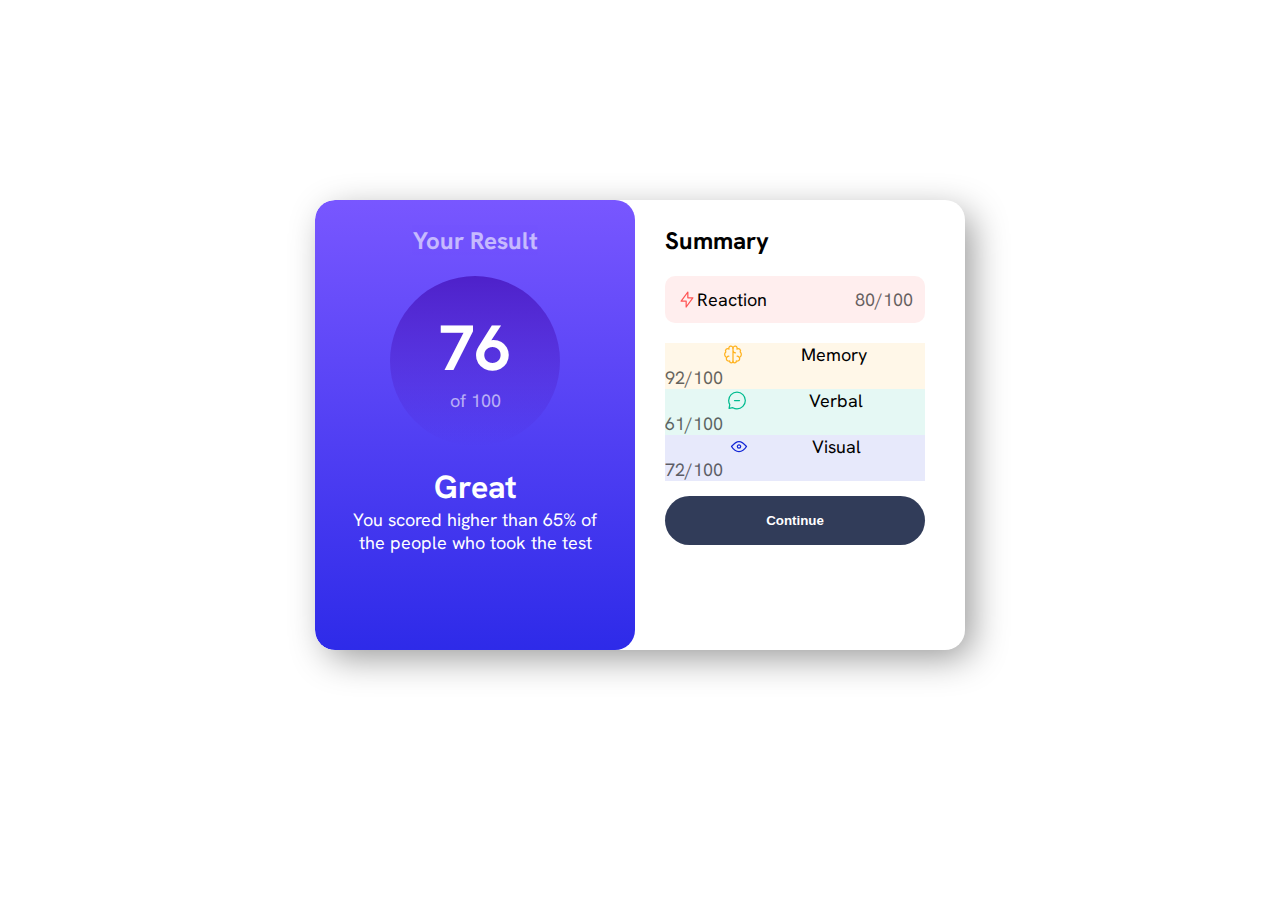
<file: index.html>
<!DOCTYPE html>
<html lang="en">
  <head>
    <meta charset="UTF-8" />
    <meta name="viewport" content="width=device-width, initial-scale=1.0" />
    <!-- displays site properly based on user's device -->

    <link
      rel="icon"
      type="image/png"
      sizes="32x32"
      href="./assets/images/favicon-32x32.png"
    />
    <link rel="stylesheet" href="styles.css" />

    <title>Frontend Mentor | Results summary component</title>
  </head>
  <body>
    <div class="container">
      <div class="score-section">
        <h2 class="transparent title">Your Result</h2>
        <div class="score-circle">
          <h1 class="score">76</h1>
          <p class="transparent">of 100</p>
        </div>
        <h1>Great</h1>
        <p>You scored higher than 65% of the people who took the test</p>
      </div>
      <div class="summary-section">
        <h1 class="title">Summary</h1>
        <div class="reaction-section  list red">
          <div class="summary-name">
            <img src="./assets/images/icon-reaction.svg" alt="img" />
            <p>Reaction</p>
          </div>
          <p class="transparent"><span>80</span>/100</p>
        </div>
        <div class="reaction-section yellow">
          <div class="summary-name">
            <img src="./assets/images/icon-memory.svg" alt="img" />
            <p>Memory</p>
          </div>
          <p class="transparent"><span>92</span>/100</p>
        </div>
        <div class="reaction-section green">
          <div class="summary-name">
            <img src="./assets/images/icon-verbal.svg" alt="img" />
            <p>Verbal</p>
          </div>
          <p class="transparent"><span>61</span>/100</p>
        </div>
        <div class="reaction-section blue">
          <div class="summary-name">
            <img src="./assets/images/icon-visual.svg" alt="img" />
            <p>Visual</p>
          </div>
          <p class="transparent"><span>72</span>/100</p>
        </div>

        <button class="bg-blue">Continue</button>
      </div>
    </div>
  </body>
</html>
</file>
<file: styles.css>
@import url('https://fonts.googleapis.com/css2?family=Hanken+Grotesk:ital,wght@0,500;0,800;1,700&display=swap');

:root {
  --light-red: hsl(0, 100%, 67%);
  --orange-yellow: hsl(39, 100%, 56%);
  --green-teal: hsl(166, 100%, 37%);
  --cobalt-blue: hsl(234, 85%, 45%);

  --light-slate-blue: hsl(252, 100%, 67%);
  --light-royal-blue: hsl(241, 81%, 54%);
  
  --violet-blue: hsla(256, 72%, 46%, 1);
  --persian-blue: hsla(241, 72%, 46%, 0);

  --white: hsl(0, 0%, 100%);
}

* {
  margin: 0;
  padding: 0;
  box-sizing: border-box;
}

body {
  font-family: "Hanken Grotesk";
}

p {
  font-size: 18px;
}

.margin-bottom {
  margin-bottom: 18px;
}

.title {
  font-size: 24px;
}

.score {
  font-size: 64px;
}

.transparent {
  opacity: 0.6;
}

.container {
  display: flex;
  background-color: var(--white);
  width: 650px;
  height: 100%;
  margin: 200px auto;
  overflow: hidden;
  border-radius: 20px;
  box-shadow: 9px 10px 36px -3px rgba(0,0,0,0.42);
  -webkit-box-shadow: 9px 10px 36px -3px rgba(0,0,0,0.42);
  -moz-box-shadow: 9px 10px 36px -3px rgba(0,0,0,0.42); 
}

.score-section {
  background-image: linear-gradient(var(--light-slate-blue), var(--light-royal-blue));
  height: 450px;
  width: 320px;
  border-radius: 20px;
  text-align: center;
  padding: 25px 35px 20px;
  color: var(--white);
}

.score-circle {
  background-image: linear-gradient(var(--violet-blue), var(--persian-blue));
  height: 170px;
  width: 170px;
  border-radius: 100%;
  margin: 20px auto;
  padding: 30px;
}

.summary-section {
  height: 450px;
  width: 320px;
  padding: 25px 30px 20px;
}

.list {
  display: flex;
  justify-content: space-between;
  margin: 20px 0px 20px;
  padding: 12px;
  border-radius: 10px;
}

.red {
  background-color: hsla(0, 100%, 67%, 0.1);
}

.text-red {
  color: var(--light-red);
}

.yellow {
  background-color: hsla(39, 100%, 56%, 0.1);
}

.text-yellow {
  color: var(--orange-yellow);
}

.green {
  background-color: hsla(166, 100%, 37%, 0.1)
}

.text-green {
  color: var(--green-teal);
}

.blue {
  background-color: hsla(234, 85%, 45%, 0.1);
}

.text-blue {
  color: var(--cobalt-blue);
}

.summary-name {
  display: flex;
  justify-content: space-evenly;
}

.description-name {
  margin-left: 8px;
}

.text-bold {
  font-weight: bold;
  opacity: 1;
}

.bg-blue {
  padding: 17px;
  color: var(--white);
  width: 100%;
  margin-top: 15px;
  background-color: hsla(224, 29%, 27%, 1);
  border: none;
  border-radius: 25px;
  font-weight: bold;
  cursor: pointer;
}

@media screen and (max-width: 428px){
  .container {
    display: block;
    width: 100%;
    margin: 0;
  }
  .score-section {
    width: 100%;
  }
  .summary-section {
    width: 100%;
  }
}
</file>
